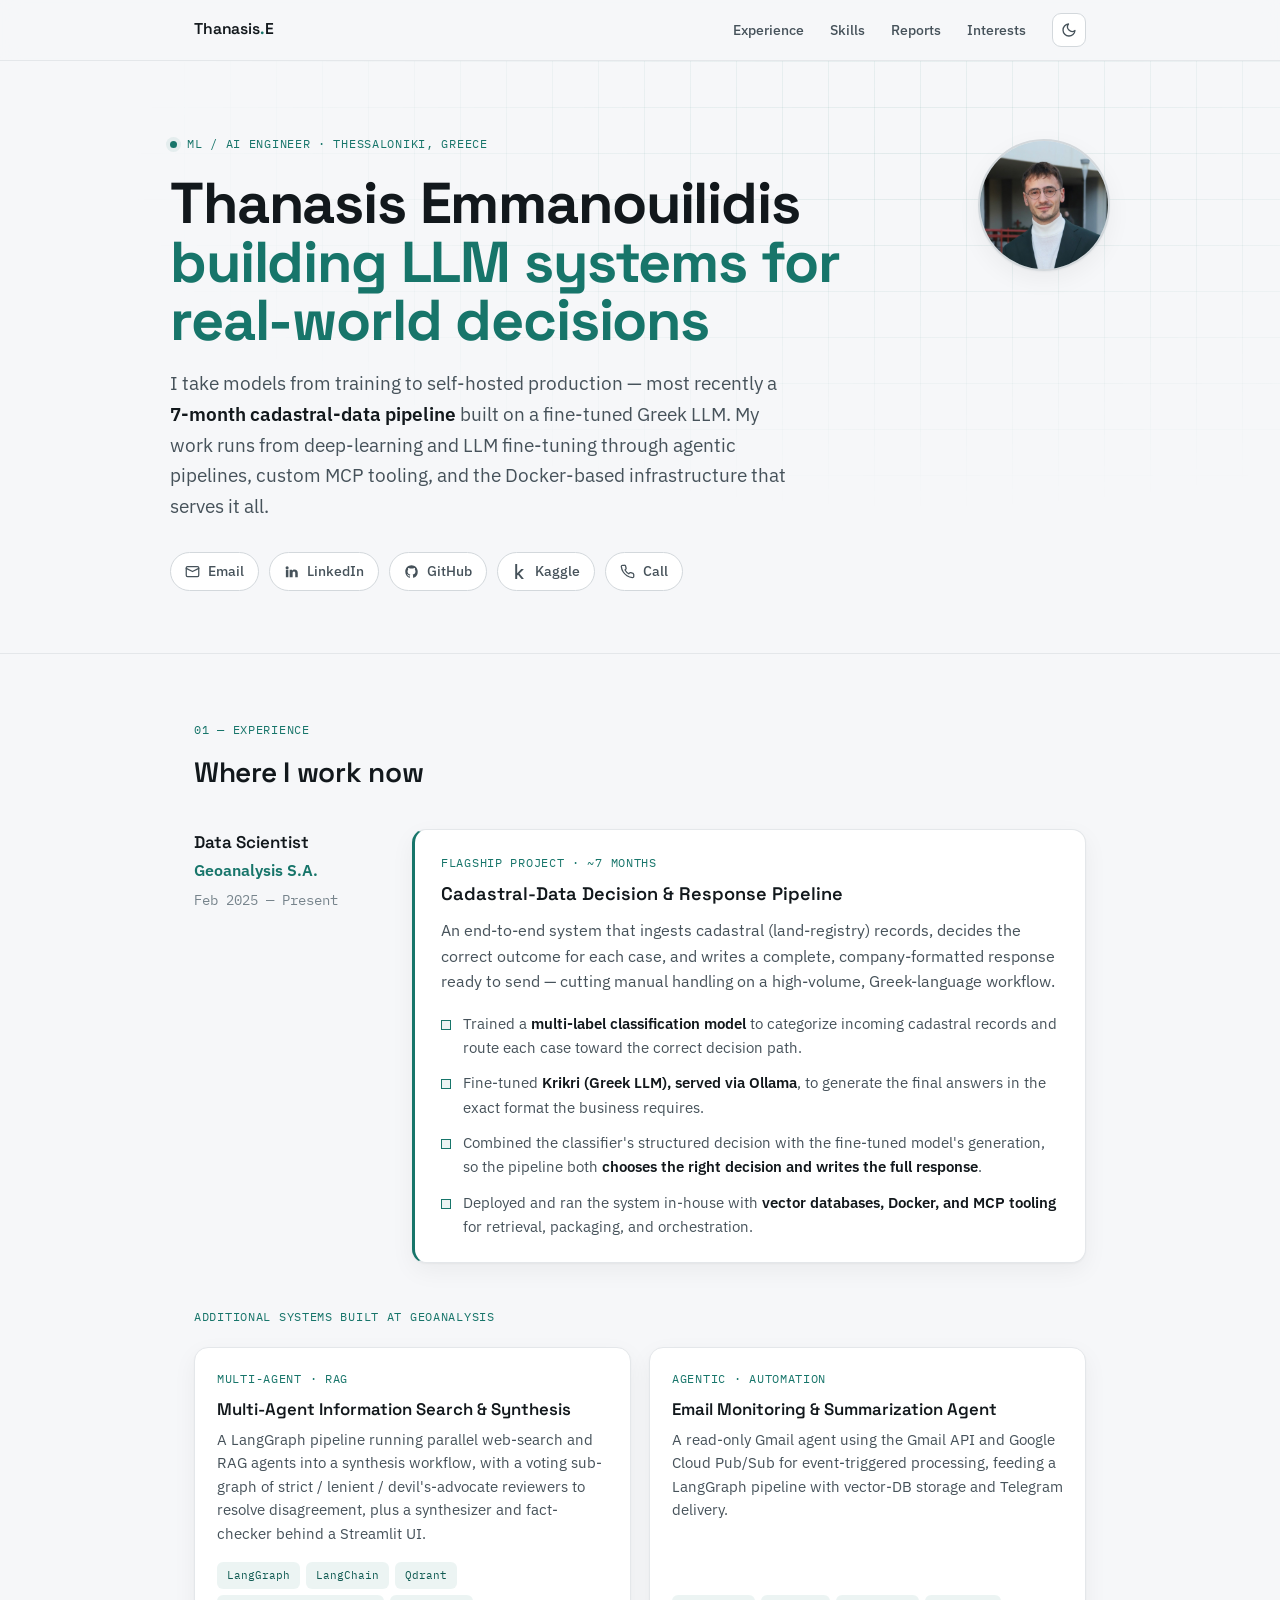
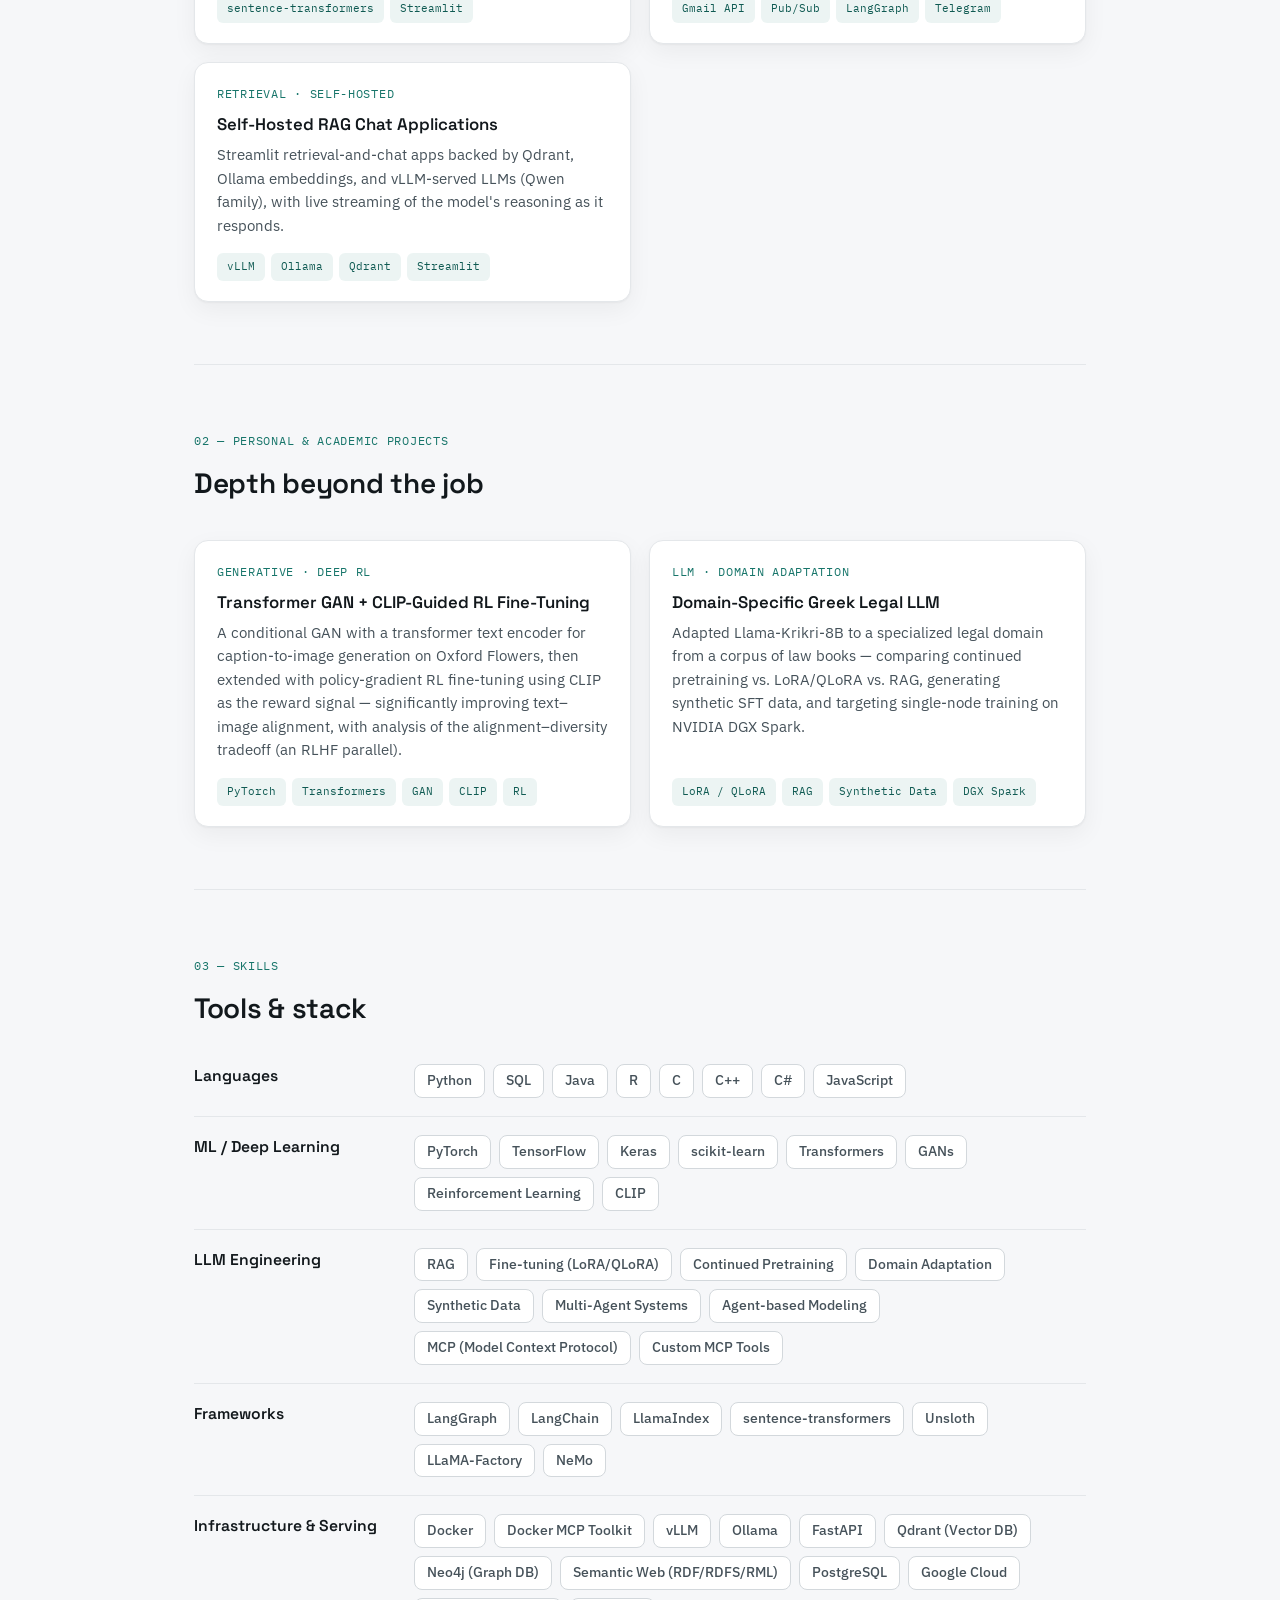
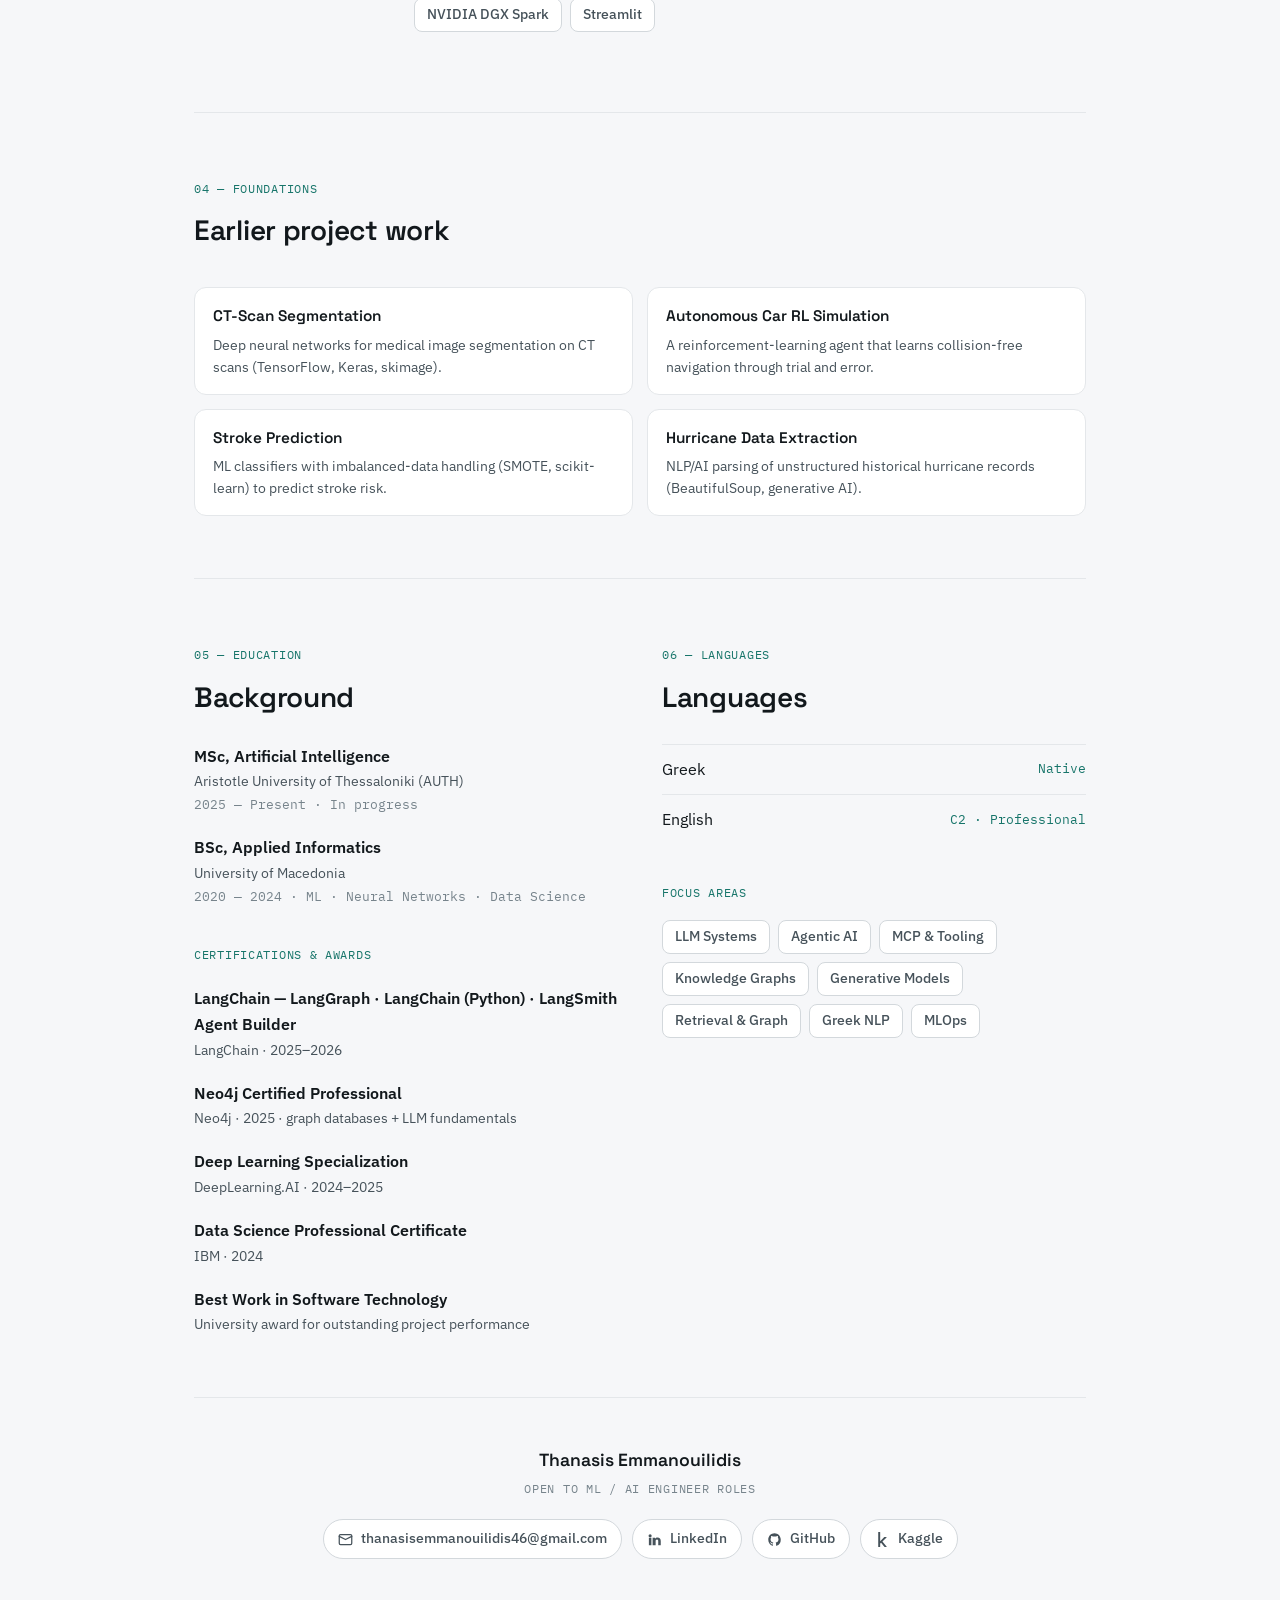
<file: index.html>
<!DOCTYPE html>
<html lang="en">
<head>
<meta charset="UTF-8" />
<meta name="viewport" content="width=device-width, initial-scale=1.0" />
<title>Thanasis Emmanouilidis — ML / AI Engineer</title>
<meta name="description" content="Thanasis Emmanouilidis — ML / AI Engineer specializing in LLM systems, multi-agent orchestration, and applied deep learning." />
<link rel="preconnect" href="https://fonts.googleapis.com" />
<link rel="preconnect" href="https://fonts.gstatic.com" crossorigin />
<link href="https://fonts.googleapis.com/css2?family=Space+Grotesk:wght@400;500;600;700&family=IBM+Plex+Sans:ital,wght@0,400;0,500;0,600;1,400&family=IBM+Plex+Mono:wght@400;500&display=swap" rel="stylesheet" />
<link rel="stylesheet" href="styles.css" />
</head>
<body>

<nav>
  <div class="wrap nav-inner">
    <div class="nav-name"><a href="index.html">Thanasis<span>.</span>E</a></div>
    <div class="nav-links">
      <a href="index.html#experience">Experience</a>
      <a href="index.html#skills">Skills</a>
      <a class="nav-page" href="projects.html">Reports</a>
      <a class="nav-page" href="hobbies.html">Interests</a>
      <button class="theme-toggle" id="themeToggle" aria-label="Toggle color theme">
        <svg class="icon-moon" viewBox="0 0 24 24" fill="none" stroke="currentColor" stroke-width="2" stroke-linecap="round" stroke-linejoin="round"><path d="M21 12.79A9 9 0 1 1 11.21 3 7 7 0 0 0 21 12.79z"/></svg>
        <svg class="icon-sun" viewBox="0 0 24 24" fill="none" stroke="currentColor" stroke-width="2" stroke-linecap="round" stroke-linejoin="round"><circle cx="12" cy="12" r="4"/><path d="M12 2v2M12 20v2M4.9 4.9l1.4 1.4M17.7 17.7l1.4 1.4M2 12h2M20 12h2M4.9 19.1l1.4-1.4M17.7 6.3l1.4-1.4"/></svg>
      </button>
    </div>
  </div>
</nav>

<header class="hero">
  <div class="wrap hero-inner">
    <div class="hero-main">
    <div class="hero-eyebrow">
      <span class="dot"></span>
      <span class="mono">ML / AI Engineer · Thessaloniki, Greece</span>
    </div>
    <h1>Thanasis Emmanouilidis<span class="role">building LLM systems for real-world decisions</span></h1>
    <p class="lede">I take models from training to self-hosted production — most recently a <strong>7-month cadastral-data pipeline</strong> built on a fine-tuned Greek LLM. My work runs from deep-learning and LLM fine-tuning through agentic pipelines, custom MCP tooling, and the Docker-based infrastructure that serves it all.</p>
    <div class="contact-row">
      <a class="chip" href="mailto:thanasisemmanouilidis46@gmail.com">
        <svg viewBox="0 0 24 24" fill="none" stroke="currentColor" stroke-width="2" stroke-linecap="round" stroke-linejoin="round"><rect x="2" y="4" width="20" height="16" rx="2"/><path d="m22 7-10 5L2 7"/></svg>
        Email
      </a>
      <a class="chip" href="https://www.linkedin.com/in/thanasis-emmanouilidis-7b6139223/" target="_blank" rel="noopener">
        <svg viewBox="0 0 24 24" fill="currentColor"><path d="M4.98 3.5a2.5 2.5 0 1 0 0 5 2.5 2.5 0 0 0 0-5zM3 9h4v12H3zM9 9h3.8v1.7h.05c.53-1 1.83-2.05 3.77-2.05C20.4 8.65 22 10.9 22 14.35V21h-4v-5.9c0-1.4-.03-3.2-1.95-3.2-1.95 0-2.25 1.52-2.25 3.1V21H9z"/></svg>
        LinkedIn
      </a>
      <a class="chip" href="https://github.com/withan46" target="_blank" rel="noopener">
        <svg viewBox="0 0 24 24" fill="currentColor"><path d="M12 2C6.48 2 2 6.58 2 12.25c0 4.53 2.87 8.37 6.84 9.73.5.1.68-.22.68-.49v-1.7c-2.78.62-3.37-1.37-3.37-1.37-.45-1.19-1.11-1.5-1.11-1.5-.91-.64.07-.62.07-.62 1 .07 1.53 1.06 1.53 1.06.9 1.57 2.35 1.12 2.92.86.09-.67.35-1.12.63-1.38-2.22-.26-4.55-1.14-4.55-5.07 0-1.12.39-2.03 1.03-2.75-.1-.26-.45-1.3.1-2.71 0 0 .84-.28 2.75 1.05a9.34 9.34 0 0 1 5 0c1.91-1.33 2.75-1.05 2.75-1.05.55 1.41.2 2.45.1 2.71.64.72 1.03 1.63 1.03 2.75 0 3.94-2.34 4.81-4.57 5.06.36.32.68.94.68 1.9v2.82c0 .27.18.6.69.49A10.26 10.26 0 0 0 22 12.25C22 6.58 17.52 2 12 2z"/></svg>
        GitHub
      </a>
      <a class="chip" href="https://www.kaggle.com/withan46" target="_blank" rel="noopener">
        <svg viewBox="0 0 24 24" fill="currentColor"><path d="M18.825 23.859c-.022.092-.117.141-.281.141h-3.139c-.187 0-.351-.082-.492-.248l-5.178-6.589-1.448 1.374v5.111c0 .235-.117.352-.351.352H5.505c-.236 0-.354-.117-.354-.352V.353c0-.233.118-.353.354-.353h2.431c.234 0 .351.12.351.353v14.343l6.203-6.272c.165-.165.33-.246.495-.246h3.239c.144 0 .236.06.285.18.046.149.034.255-.036.315l-6.555 6.344 6.836 8.507c.095.104.117.208.07.336"/></svg>
        Kaggle
      </a>
      <a class="chip" href="tel:+306995415055">
        <svg viewBox="0 0 24 24" fill="none" stroke="currentColor" stroke-width="2" stroke-linecap="round" stroke-linejoin="round"><path d="M22 16.9v3a2 2 0 0 1-2.2 2 19.8 19.8 0 0 1-8.6-3.1 19.5 19.5 0 0 1-6-6 19.8 19.8 0 0 1-3.1-8.7A2 2 0 0 1 4.1 2h3a2 2 0 0 1 2 1.7c.1.9.3 1.8.6 2.6a2 2 0 0 1-.5 2.1L8 9.6a16 16 0 0 0 6 6l1.2-1.2a2 2 0 0 1 2.1-.5c.8.3 1.7.5 2.6.6a2 2 0 0 1 1.7 2z"/></svg>
        Call
      </a>
    </div>
    </div>

    <div class="avatar">
      <span class="avatar-fallback">TE</span>
      <!-- Upload your photo to the repo as "profile.jpg" (same folder as index.html) -->
      <img src="profile.jpg" alt="Thanasis Emmanouilidis" onerror="this.style.display='none'">
    </div>
  </div>
</header>

<main class="wrap">

  <!-- EXPERIENCE -->
  <section id="experience">
    <div class="sec-head reveal">
      <span class="mono">01 — Experience</span>
      <h2>Where I work now</h2>
    </div>
    <div class="exp reveal">
      <div class="exp-meta">
        <div class="role-title">Data Scientist</div>
        <div class="company">Geoanalysis S.A.</div>
        <div class="period">Feb 2025 — Present</div>
      </div>
      <div class="flagship">
        <div class="fp-label mono">Flagship project · ~7 months</div>
        <h3>Cadastral-Data Decision & Response Pipeline</h3>
        <p class="summary">An end-to-end system that ingests cadastral (land-registry) records, decides the correct outcome for each case, and writes a complete, company-formatted response ready to send — cutting manual handling on a high-volume, Greek-language workflow.</p>
        <ul class="clean">
          <li>Trained a <strong>multi-label classification model</strong> to categorize incoming cadastral records and route each case toward the correct decision path.</li>
          <li>Fine-tuned <strong>Krikri (Greek LLM), served via Ollama</strong>, to generate the final answers in the exact format the business requires.</li>
          <li>Combined the classifier's structured decision with the fine-tuned model's generation, so the pipeline both <strong>chooses the right decision and writes the full response</strong>.</li>
          <li>Deployed and ran the system in-house with <strong>vector databases, Docker, and MCP tooling</strong> for retrieval, packaging, and orchestration.</li>
        </ul>
      </div>
    </div>

    <div class="reveal" style="margin-top:40px;">
      <span class="mono">Additional systems built at Geoanalysis</span>
      <div class="proj-grid" style="margin-top:18px;">
        <article class="card">
          <span class="mono">Multi-Agent · RAG</span>
          <h3>Multi-Agent Information Search & Synthesis</h3>
          <p>A LangGraph pipeline running parallel web-search and RAG agents into a synthesis workflow, with a voting sub-graph of strict / lenient / devil's-advocate reviewers to resolve disagreement, plus a synthesizer and fact-checker behind a Streamlit UI.</p>
          <div class="tags"><span class="tag">LangGraph</span><span class="tag">LangChain</span><span class="tag">Qdrant</span><span class="tag">sentence-transformers</span><span class="tag">Streamlit</span></div>
        </article>

        <article class="card">
          <span class="mono">Agentic · Automation</span>
          <h3>Email Monitoring & Summarization Agent</h3>
          <p>A read-only Gmail agent using the Gmail API and Google Cloud Pub/Sub for event-triggered processing, feeding a LangGraph pipeline with vector-DB storage and Telegram delivery.</p>
          <div class="tags"><span class="tag">Gmail API</span><span class="tag">Pub/Sub</span><span class="tag">LangGraph</span><span class="tag">Telegram</span></div>
        </article>

        <article class="card">
          <span class="mono">Retrieval · Self-Hosted</span>
          <h3>Self-Hosted RAG Chat Applications</h3>
          <p>Streamlit retrieval-and-chat apps backed by Qdrant, Ollama embeddings, and vLLM-served LLMs (Qwen family), with live streaming of the model's reasoning as it responds.</p>
          <div class="tags"><span class="tag">vLLM</span><span class="tag">Ollama</span><span class="tag">Qdrant</span><span class="tag">Streamlit</span></div>
        </article>
      </div>
    </div>
  </section>

  <!-- PROJECTS -->
  <section id="projects">
    <div class="sec-head reveal">
      <span class="mono">02 — Personal &amp; Academic Projects</span>
      <h2>Depth beyond the job</h2>
    </div>
    <div class="proj-grid">
      <article class="card reveal">
        <span class="mono">Generative · Deep RL</span>
        <h3>Transformer GAN + CLIP-Guided RL Fine-Tuning</h3>
        <p>A conditional GAN with a transformer text encoder for caption-to-image generation on Oxford Flowers, then extended with policy-gradient RL fine-tuning using CLIP as the reward signal — significantly improving text–image alignment, with analysis of the alignment–diversity tradeoff (an RLHF parallel).</p>
        <div class="tags"><span class="tag">PyTorch</span><span class="tag">Transformers</span><span class="tag">GAN</span><span class="tag">CLIP</span><span class="tag">RL</span></div>
      </article>

      <article class="card reveal">
        <span class="mono">LLM · Domain Adaptation</span>
        <h3>Domain-Specific Greek Legal LLM</h3>
        <p>Adapted Llama-Krikri-8B to a specialized legal domain from a corpus of law books — comparing continued pretraining vs. LoRA/QLoRA vs. RAG, generating synthetic SFT data, and targeting single-node training on NVIDIA DGX Spark.</p>
        <div class="tags"><span class="tag">LoRA / QLoRA</span><span class="tag">RAG</span><span class="tag">Synthetic Data</span><span class="tag">DGX Spark</span></div>
      </article>

    </div>
  </section>

  <!-- SKILLS -->
  <section id="skills">
    <div class="sec-head reveal">
      <span class="mono">03 — Skills</span>
      <h2>Tools &amp; stack</h2>
    </div>
    <div class="reveal">
      <div class="skill-group">
        <div class="g-name">Languages</div>
        <div class="skill-list">
          <span class="skill">Python</span><span class="skill">SQL</span><span class="skill">Java</span><span class="skill">R</span><span class="skill">C</span><span class="skill">C++</span><span class="skill">C#</span><span class="skill">JavaScript</span>
        </div>
      </div>
      <div class="skill-group">
        <div class="g-name">ML / Deep Learning</div>
        <div class="skill-list">
          <span class="skill">PyTorch</span><span class="skill">TensorFlow</span><span class="skill">Keras</span><span class="skill">scikit-learn</span><span class="skill">Transformers</span><span class="skill">GANs</span><span class="skill">Reinforcement Learning</span><span class="skill">CLIP</span>
        </div>
      </div>
      <div class="skill-group">
        <div class="g-name">LLM Engineering</div>
        <div class="skill-list">
          <span class="skill">RAG</span><span class="skill">Fine-tuning (LoRA/QLoRA)</span><span class="skill">Continued Pretraining</span><span class="skill">Domain Adaptation</span><span class="skill">Synthetic Data</span><span class="skill">Multi-Agent Systems</span><span class="skill">Agent-based Modeling</span><span class="skill">MCP (Model Context Protocol)</span><span class="skill">Custom MCP Tools</span>
        </div>
      </div>
      <div class="skill-group">
        <div class="g-name">Frameworks</div>
        <div class="skill-list">
          <span class="skill">LangGraph</span><span class="skill">LangChain</span><span class="skill">LlamaIndex</span><span class="skill">sentence-transformers</span><span class="skill">Unsloth</span><span class="skill">LLaMA-Factory</span><span class="skill">NeMo</span>
        </div>
      </div>
      <div class="skill-group">
        <div class="g-name">Infrastructure &amp; Serving</div>
        <div class="skill-list">
          <span class="skill">Docker</span><span class="skill">Docker MCP Toolkit</span><span class="skill">vLLM</span><span class="skill">Ollama</span><span class="skill">FastAPI</span><span class="skill">Qdrant (Vector DB)</span><span class="skill">Neo4j (Graph DB)</span><span class="skill">Semantic Web (RDF/RDFS/RML)</span><span class="skill">PostgreSQL</span><span class="skill">Google Cloud</span><span class="skill">NVIDIA DGX Spark</span><span class="skill">Streamlit</span>
        </div>
      </div>
    </div>
  </section>

  <!-- FOUNDATIONS -->
  <section id="foundations">
    <div class="sec-head reveal">
      <span class="mono">04 — Foundations</span>
      <h2>Earlier project work</h2>
    </div>
    <div class="mini-grid reveal">
      <div class="mini">
        <h4>CT-Scan Segmentation</h4>
        <p>Deep neural networks for medical image segmentation on CT scans (TensorFlow, Keras, skimage).</p>
      </div>
      <div class="mini">
        <h4>Autonomous Car RL Simulation</h4>
        <p>A reinforcement-learning agent that learns collision-free navigation through trial and error.</p>
      </div>
      <div class="mini">
        <h4>Stroke Prediction</h4>
        <p>ML classifiers with imbalanced-data handling (SMOTE, scikit-learn) to predict stroke risk.</p>
      </div>
      <div class="mini">
        <h4>Hurricane Data Extraction</h4>
        <p>NLP/AI parsing of unstructured historical hurricane records (BeautifulSoup, generative AI).</p>
      </div>
    </div>
  </section>

  <!-- EDUCATION + CERTS + LANGUAGES -->
  <section id="education">
    <div class="two-col">
      <div class="reveal">
        <div class="sec-head" style="margin-bottom:24px;">
          <span class="mono">05 — Education</span>
          <h2>Background</h2>
        </div>
        <div class="stack-item">
          <div class="t">MSc, Artificial Intelligence</div>
          <div class="s">Aristotle University of Thessaloniki (AUTH)</div>
          <div class="d">2025 — Present · In progress</div>
        </div>
        <div class="stack-item">
          <div class="t">BSc, Applied Informatics</div>
          <div class="s">University of Macedonia</div>
          <div class="d">2020 — 2024 · ML · Neural Networks · Data Science</div>
        </div>

        <div class="sec-head" style="margin:34px 0 20px;">
          <span class="mono">Certifications &amp; Awards</span>
        </div>
        <div class="stack-item"><div class="t">LangChain — LangGraph · LangChain (Python) · LangSmith Agent Builder</div><div class="s">LangChain · 2025–2026</div></div>
        <div class="stack-item"><div class="t">Neo4j Certified Professional</div><div class="s">Neo4j · 2025 · graph databases + LLM fundamentals</div></div>
        <div class="stack-item"><div class="t">Deep Learning Specialization</div><div class="s">DeepLearning.AI · 2024–2025</div></div>
        <div class="stack-item"><div class="t">Data Science Professional Certificate</div><div class="s">IBM · 2024</div></div>
        <div class="stack-item"><div class="t">Best Work in Software Technology</div><div class="s">University award for outstanding project performance</div></div>
      </div>

      <div class="reveal">
        <div class="sec-head" style="margin-bottom:24px;">
          <span class="mono">06 — Languages</span>
          <h2>Languages</h2>
        </div>
        <div class="lang-bar"><span>Greek</span><span class="lv">Native</span></div>
        <div class="lang-bar"><span>English</span><span class="lv">C2 · Professional</span></div>

        <div class="sec-head" style="margin:34px 0 16px;">
          <span class="mono">Focus Areas</span>
        </div>
        <div class="skill-list">
          <span class="skill">LLM Systems</span><span class="skill">Agentic AI</span><span class="skill">MCP &amp; Tooling</span><span class="skill">Knowledge Graphs</span><span class="skill">Generative Models</span><span class="skill">Retrieval &amp; Graph</span><span class="skill">Greek NLP</span><span class="skill">MLOps</span>
        </div>
      </div>
    </div>
  </section>

</main>

<footer>
  <div class="wrap">
    <div class="foot-name">Thanasis Emmanouilidis</div>
    <p class="mono" style="color:var(--ink-faint);">Open to ML / AI engineer roles</p>
    <div class="contact-row">
      <a class="chip" href="mailto:thanasisemmanouilidis46@gmail.com">
        <svg viewBox="0 0 24 24" fill="none" stroke="currentColor" stroke-width="2" stroke-linecap="round" stroke-linejoin="round"><rect x="2" y="4" width="20" height="16" rx="2"/><path d="m22 7-10 5L2 7"/></svg>
        thanasisemmanouilidis46@gmail.com
      </a>
      <a class="chip" href="https://www.linkedin.com/in/thanasis-emmanouilidis-7b6139223/" target="_blank" rel="noopener">
        <svg viewBox="0 0 24 24" fill="currentColor"><path d="M4.98 3.5a2.5 2.5 0 1 0 0 5 2.5 2.5 0 0 0 0-5zM3 9h4v12H3zM9 9h3.8v1.7h.05c.53-1 1.83-2.05 3.77-2.05C20.4 8.65 22 10.9 22 14.35V21h-4v-5.9c0-1.4-.03-3.2-1.95-3.2-1.95 0-2.25 1.52-2.25 3.1V21H9z"/></svg>
        LinkedIn
      </a>
      <a class="chip" href="https://github.com/withan46" target="_blank" rel="noopener">
        <svg viewBox="0 0 24 24" fill="currentColor"><path d="M12 2C6.48 2 2 6.58 2 12.25c0 4.53 2.87 8.37 6.84 9.73.5.1.68-.22.68-.49v-1.7c-2.78.62-3.37-1.37-3.37-1.37-.45-1.19-1.11-1.5-1.11-1.5-.91-.64.07-.62.07-.62 1 .07 1.53 1.06 1.53 1.06.9 1.57 2.35 1.12 2.92.86.09-.67.35-1.12.63-1.38-2.22-.26-4.55-1.14-4.55-5.07 0-1.12.39-2.03 1.03-2.75-.1-.26-.45-1.3.1-2.71 0 0 .84-.28 2.75 1.05a9.34 9.34 0 0 1 5 0c1.91-1.33 2.75-1.05 2.75-1.05.55 1.41.2 2.45.1 2.71.64.72 1.03 1.63 1.03 2.75 0 3.94-2.34 4.81-4.57 5.06.36.32.68.94.68 1.9v2.82c0 .27.18.6.69.49A10.26 10.26 0 0 0 22 12.25C22 6.58 17.52 2 12 2z"/></svg>
        GitHub
      </a>
      <a class="chip" href="https://www.kaggle.com/withan46" target="_blank" rel="noopener">
        <svg viewBox="0 0 24 24" fill="currentColor"><path d="M18.825 23.859c-.022.092-.117.141-.281.141h-3.139c-.187 0-.351-.082-.492-.248l-5.178-6.589-1.448 1.374v5.111c0 .235-.117.352-.351.352H5.505c-.236 0-.354-.117-.354-.352V.353c0-.233.118-.353.354-.353h2.431c.234 0 .351.12.351.353v14.343l6.203-6.272c.165-.165.33-.246.495-.246h3.239c.144 0 .236.06.285.18.046.149.034.255-.036.315l-6.555 6.344 6.836 8.507c.095.104.117.208.07.336"/></svg>
        Kaggle
      </a>
    </div>
  </div>
</footer>

<script>
  // Theme toggle (in-memory; defaults to system preference)
  (function () {
    var root = document.documentElement;
    var prefersDark = window.matchMedia && window.matchMedia("(prefers-color-scheme: dark)").matches;
    root.setAttribute("data-theme", prefersDark ? "dark" : "light");
    var btn = document.getElementById("themeToggle");
    btn.addEventListener("click", function () {
      var next = root.getAttribute("data-theme") === "dark" ? "light" : "dark";
      root.setAttribute("data-theme", next);
    });
  })();

  // Scroll reveal
  (function () {
    var els = document.querySelectorAll(".reveal");
    if (!("IntersectionObserver" in window)) {
      els.forEach(function (e) { e.classList.add("in"); });
      return;
    }
    var io = new IntersectionObserver(function (entries) {
      entries.forEach(function (en) {
        if (en.isIntersecting) { en.target.classList.add("in"); io.unobserve(en.target); }
      });
    }, { threshold: 0.12 });
    els.forEach(function (e) { io.observe(e); });
  })();
</script>

</body>
</html>
</file>
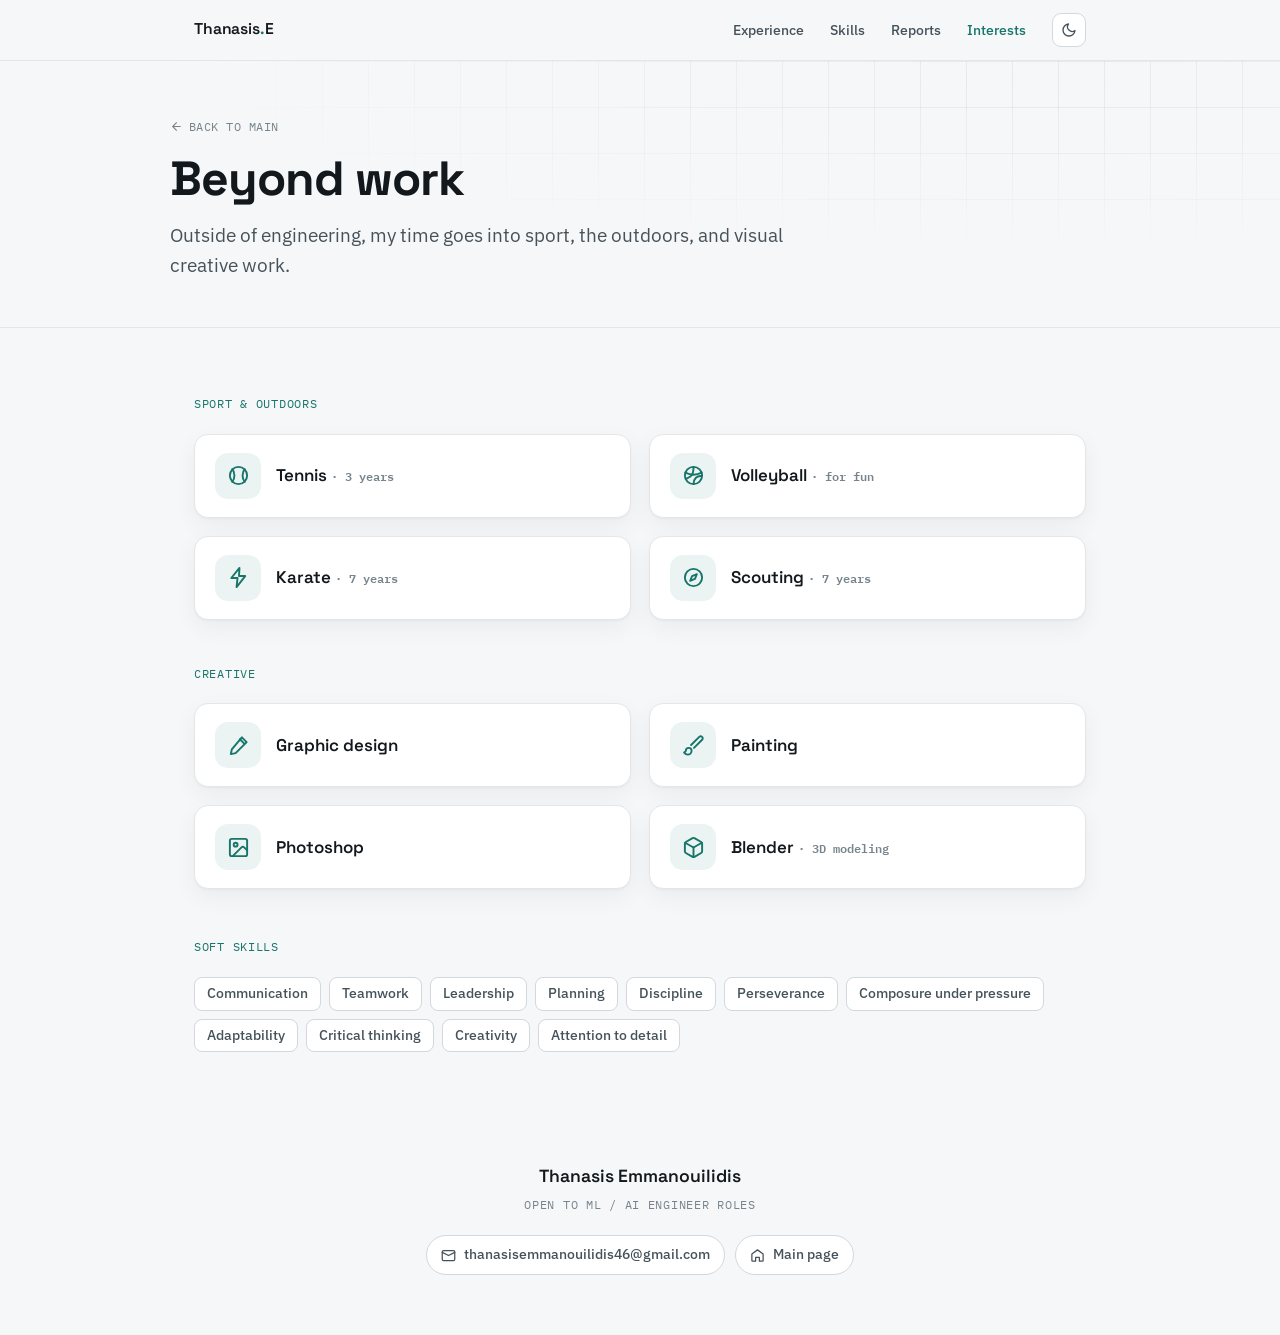
<file: hobbies.html>
<!DOCTYPE html>
<html lang="en">
<head>
<meta charset="UTF-8" />
<meta name="viewport" content="width=device-width, initial-scale=1.0" />
<title>Interests — Thanasis Emmanouilidis</title>
<meta name="description" content="Beyond work — sport, the outdoors, creative work, and soft skills." />
<link rel="preconnect" href="https://fonts.googleapis.com" />
<link rel="preconnect" href="https://fonts.gstatic.com" crossorigin />
<link href="https://fonts.googleapis.com/css2?family=Space+Grotesk:wght@400;500;600;700&family=IBM+Plex+Sans:ital,wght@0,400;0,500;0,600;1,400&family=IBM+Plex+Mono:wght@400;500&display=swap" rel="stylesheet" />
<link rel="stylesheet" href="styles.css" />
</head>
<body>

<nav>
  <div class="wrap nav-inner">
    <div class="nav-name"><a href="index.html">Thanasis<span>.</span>E</a></div>
    <div class="nav-links">
      <a href="index.html#experience">Experience</a>
      <a href="index.html#skills">Skills</a>
      <a class="nav-page" href="projects.html">Reports</a>
      <a class="nav-page active" href="hobbies.html">Interests</a>
      <button class="theme-toggle" id="themeToggle" aria-label="Toggle color theme">
        <svg class="icon-moon" viewBox="0 0 24 24" fill="none" stroke="currentColor" stroke-width="2" stroke-linecap="round" stroke-linejoin="round"><path d="M21 12.79A9 9 0 1 1 11.21 3 7 7 0 0 0 21 12.79z"/></svg>
        <svg class="icon-sun" viewBox="0 0 24 24" fill="none" stroke="currentColor" stroke-width="2" stroke-linecap="round" stroke-linejoin="round"><circle cx="12" cy="12" r="4"/><path d="M12 2v2M12 20v2M4.9 4.9l1.4 1.4M17.7 17.7l1.4 1.4M2 12h2M20 12h2M4.9 19.1l1.4-1.4M17.7 6.3l1.4-1.4"/></svg>
      </button>
    </div>
  </div>
</nav>

<header class="subhead">
  <div class="wrap subhead-inner">
    <a class="back-link" href="index.html">
      <svg viewBox="0 0 24 24" fill="none" stroke="currentColor" stroke-width="2" stroke-linecap="round" stroke-linejoin="round"><path d="M19 12H5M12 19l-7-7 7-7"/></svg>
      Back to main
    </a>
    <h1 style="font-family:'Space Grotesk',sans-serif;letter-spacing:-0.02em;font-weight:700;">Beyond work</h1>
    <p class="lede">Outside of engineering, my time goes into sport, the outdoors, and visual creative work.</p>
  </div>
</header>

<main class="wrap">
  <section style="border-bottom:none;">

    <div class="sec-head reveal" style="margin-bottom:18px;">
      <span class="mono">Sport &amp; outdoors</span>
    </div>
    <div class="interest-grid">
      <div class="interest reveal">
        <div class="icon-badge">
          <svg viewBox="0 0 24 24" fill="none" stroke="currentColor" stroke-width="2"><circle cx="12" cy="12" r="9"/><path d="M5.5 5.5c3 3 3 10 0 13M18.5 5.5c-3 3-3 10 0 13" stroke-linecap="round"/></svg>
        </div>
        <h3>Tennis <span class="yrs">· 3 years</span></h3>
      </div>

      <div class="interest reveal">
        <div class="icon-badge">
          <svg viewBox="0 0 24 24" fill="none" stroke="currentColor" stroke-width="2"><circle cx="12" cy="12" r="9"/><path d="M3.5 9c5 2.5 12 2.5 17 0M4 15.5c4-2 8-2 8-12.5M12 21c0-6 4-9 8-8.5" stroke-linecap="round"/></svg>
        </div>
        <h3>Volleyball <span class="yrs">· for fun</span></h3>
      </div>

      <div class="interest reveal">
        <div class="icon-badge">
          <svg viewBox="0 0 24 24" fill="none" stroke="currentColor" stroke-width="2" stroke-linecap="round" stroke-linejoin="round"><path d="M13 2 4.5 12.5H11l-1 9.5 9-11.5h-6.5z"/></svg>
        </div>
        <h3>Karate <span class="yrs">· 7 years</span></h3>
      </div>

      <div class="interest reveal">
        <div class="icon-badge">
          <svg viewBox="0 0 24 24" fill="none" stroke="currentColor" stroke-width="2" stroke-linecap="round" stroke-linejoin="round"><circle cx="12" cy="12" r="9"/><polygon points="15.5 8.5 10.5 10.5 8.5 15.5 13.5 13.5"/></svg>
        </div>
        <h3>Scouting <span class="yrs">· 7 years</span></h3>
      </div>
    </div>

    <div class="sec-head reveal" style="margin:40px 0 18px;">
      <span class="mono">Creative</span>
    </div>
    <div class="interest-grid">
      <div class="interest reveal">
        <div class="icon-badge">
          <svg viewBox="0 0 24 24" fill="none" stroke="currentColor" stroke-width="2" stroke-linecap="round" stroke-linejoin="round"><path d="m15.5 3.5 5 5L9 20l-5 1 1-5z"/><path d="M13.5 5.5 18 10"/></svg>
        </div>
        <h3>Graphic design</h3>
      </div>

      <div class="interest reveal">
        <div class="icon-badge">
          <svg viewBox="0 0 24 24" fill="none" stroke="currentColor" stroke-width="2" stroke-linecap="round" stroke-linejoin="round"><path d="M9.5 11.5 18 3a2.1 2.1 0 0 1 3 3l-8.5 8.5"/><path d="M7 14.5c-1.7 0-3 1.35-3 3 0 1.3-2.2 1.5-1.8 2 1 1.1 2.4 2 3.8 2 2.2 0 4-1.8 4-4a3 3 0 0 0-3-3z"/></svg>
        </div>
        <h3>Painting</h3>
      </div>

      <div class="interest reveal">
        <div class="icon-badge">
          <svg viewBox="0 0 24 24" fill="none" stroke="currentColor" stroke-width="2" stroke-linecap="round" stroke-linejoin="round"><rect x="3" y="3" width="18" height="18" rx="2"/><circle cx="9" cy="9" r="2"/><path d="m21 15-3.1-3.1a2 2 0 0 0-2.8 0L6 21"/></svg>
        </div>
        <h3>Photoshop</h3>
      </div>

      <div class="interest reveal">
        <div class="icon-badge">
          <svg viewBox="0 0 24 24" fill="none" stroke="currentColor" stroke-width="2" stroke-linecap="round" stroke-linejoin="round"><path d="M21 8v8a2 2 0 0 1-1 1.73l-7 4a2 2 0 0 1-2 0l-7-4A2 2 0 0 1 3 16V8a2 2 0 0 1 1-1.73l7-4a2 2 0 0 1 2 0l7 4A2 2 0 0 1 21 8z"/><path d="m3.3 7 8.7 5 8.7-5"/><path d="M12 22V12"/></svg>
        </div>
        <h3>Blender <span class="yrs">· 3D modeling</span></h3>
      </div>
    </div>

    <div class="reveal" style="margin-top:44px;">
      <div class="sec-head" style="margin-bottom:18px;">
        <span class="mono">Soft skills</span>
      </div>
      <div class="skill-list">
        <span class="skill">Communication</span><span class="skill">Teamwork</span><span class="skill">Leadership</span><span class="skill">Planning</span><span class="skill">Discipline</span><span class="skill">Perseverance</span><span class="skill">Composure under pressure</span><span class="skill">Adaptability</span><span class="skill">Critical thinking</span><span class="skill">Creativity</span><span class="skill">Attention to detail</span>
      </div>
    </div>

  </section>
</main>

<footer>
  <div class="wrap">
    <div class="foot-name">Thanasis Emmanouilidis</div>
    <p class="mono" style="color:var(--ink-faint);">Open to ML / AI engineer roles</p>
    <div class="contact-row">
      <a class="chip" href="mailto:thanasisemmanouilidis46@gmail.com">
        <svg viewBox="0 0 24 24" fill="none" stroke="currentColor" stroke-width="2" stroke-linecap="round" stroke-linejoin="round"><rect x="2" y="4" width="20" height="16" rx="2"/><path d="m22 7-10 5L2 7"/></svg>
        thanasisemmanouilidis46@gmail.com
      </a>
      <a class="chip" href="index.html">
        <svg viewBox="0 0 24 24" fill="none" stroke="currentColor" stroke-width="2" stroke-linecap="round" stroke-linejoin="round"><path d="M3 9.5 12 3l9 6.5V20a1 1 0 0 1-1 1h-5v-6H9v6H4a1 1 0 0 1-1-1z"/></svg>
        Main page
      </a>
    </div>
  </div>
</footer>

<script>
  (function () {
    var root = document.documentElement;
    var prefersDark = window.matchMedia && window.matchMedia("(prefers-color-scheme: dark)").matches;
    root.setAttribute("data-theme", prefersDark ? "dark" : "light");
    var btn = document.getElementById("themeToggle");
    btn.addEventListener("click", function () {
      root.setAttribute("data-theme", root.getAttribute("data-theme") === "dark" ? "light" : "dark");
    });
  })();
  (function () {
    var els = document.querySelectorAll(".reveal");
    if (!("IntersectionObserver" in window)) { els.forEach(function (e) { e.classList.add("in"); }); return; }
    var io = new IntersectionObserver(function (entries) {
      entries.forEach(function (en) { if (en.isIntersecting) { en.target.classList.add("in"); io.unobserve(en.target); } });
    }, { threshold: 0.12 });
    els.forEach(function (e) { io.observe(e); });
  })();
</script>

</body>
</html>
</file>
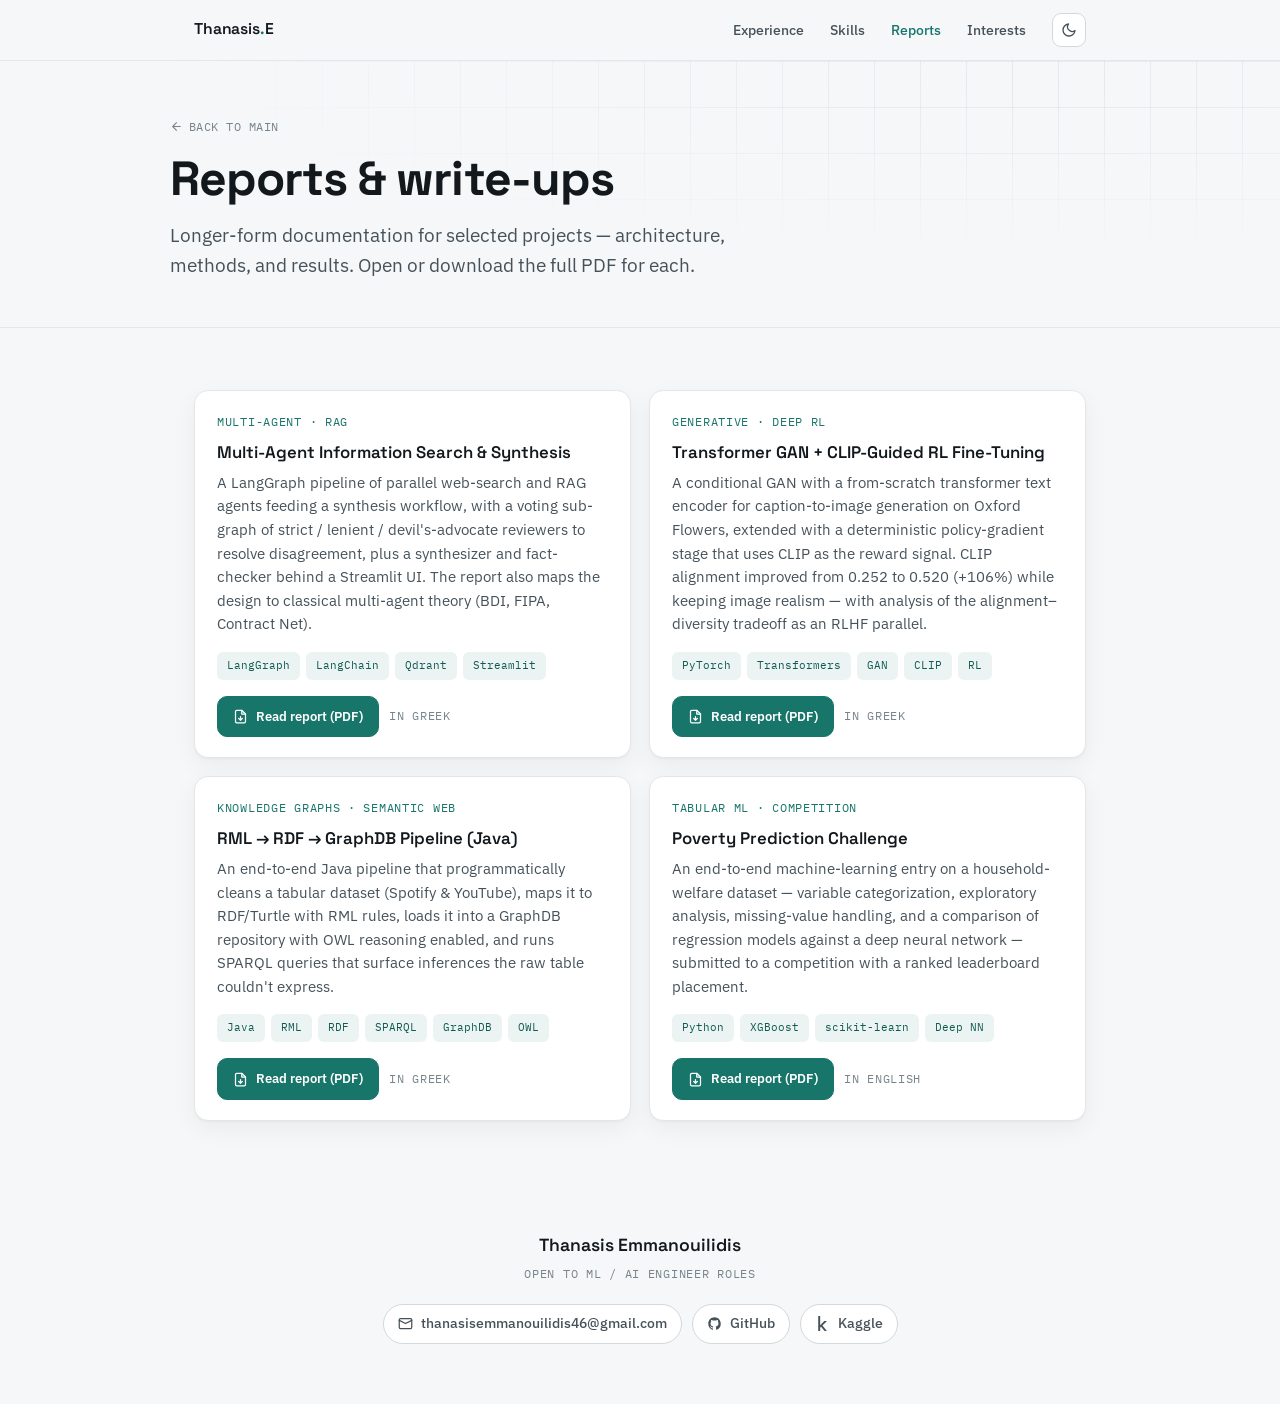
<file: projects.html>
<!DOCTYPE html>
<html lang="en">
<head>
<meta charset="UTF-8" />
<meta name="viewport" content="width=device-width, initial-scale=1.0" />
<title>Reports — Thanasis Emmanouilidis</title>
<meta name="description" content="Detailed project write-ups and downloadable reports by Thanasis Emmanouilidis." />
<link rel="preconnect" href="https://fonts.googleapis.com" />
<link rel="preconnect" href="https://fonts.gstatic.com" crossorigin />
<link href="https://fonts.googleapis.com/css2?family=Space+Grotesk:wght@400;500;600;700&family=IBM+Plex+Sans:ital,wght@0,400;0,500;0,600;1,400&family=IBM+Plex+Mono:wght@400;500&display=swap" rel="stylesheet" />
<link rel="stylesheet" href="styles.css" />
</head>
<body>

<nav>
  <div class="wrap nav-inner">
    <div class="nav-name"><a href="index.html">Thanasis<span>.</span>E</a></div>
    <div class="nav-links">
      <a href="index.html#experience">Experience</a>
      <a href="index.html#skills">Skills</a>
      <a class="nav-page active" href="projects.html">Reports</a>
      <a class="nav-page" href="hobbies.html">Interests</a>
      <button class="theme-toggle" id="themeToggle" aria-label="Toggle color theme">
        <svg class="icon-moon" viewBox="0 0 24 24" fill="none" stroke="currentColor" stroke-width="2" stroke-linecap="round" stroke-linejoin="round"><path d="M21 12.79A9 9 0 1 1 11.21 3 7 7 0 0 0 21 12.79z"/></svg>
        <svg class="icon-sun" viewBox="0 0 24 24" fill="none" stroke="currentColor" stroke-width="2" stroke-linecap="round" stroke-linejoin="round"><circle cx="12" cy="12" r="4"/><path d="M12 2v2M12 20v2M4.9 4.9l1.4 1.4M17.7 17.7l1.4 1.4M2 12h2M20 12h2M4.9 19.1l1.4-1.4M17.7 6.3l1.4-1.4"/></svg>
      </button>
    </div>
  </div>
</nav>

<header class="subhead">
  <div class="wrap subhead-inner">
    <a class="back-link" href="index.html">
      <svg viewBox="0 0 24 24" fill="none" stroke="currentColor" stroke-width="2" stroke-linecap="round" stroke-linejoin="round"><path d="M19 12H5M12 19l-7-7 7-7"/></svg>
      Back to main
    </a>
    <h1 style="font-family:'Space Grotesk',sans-serif;letter-spacing:-0.02em;font-weight:700;">Reports &amp; write-ups</h1>
    <p class="lede">Longer-form documentation for selected projects — architecture, methods, and results. Open or download the full PDF for each.</p>
  </div>
</header>

<main class="wrap">
  <section style="border-bottom:none;">
    <!--
      The PDFs live in a "reports" folder in the repo (reports/multi-agent.pdf, etc.).
      Upload the reports/ folder alongside this file. To add another: drop the PDF in
      reports/ and copy a card below, pointing its button href at the new file.
      "In Greek" notes just flag the report language for non-Greek readers.
    -->
    <div class="proj-grid">

      <article class="card reveal">
        <span class="mono">Multi-Agent · RAG</span>
        <h3>Multi-Agent Information Search &amp; Synthesis</h3>
        <p>A LangGraph pipeline of parallel web-search and RAG agents feeding a synthesis workflow, with a voting sub-graph of strict / lenient / devil's-advocate reviewers to resolve disagreement, plus a synthesizer and fact-checker behind a Streamlit UI. The report also maps the design to classical multi-agent theory (BDI, FIPA, Contract Net).</p>
        <div class="tags"><span class="tag">LangGraph</span><span class="tag">LangChain</span><span class="tag">Qdrant</span><span class="tag">Streamlit</span></div>
        <div class="card-foot" style="margin-top:16px;">
          <a class="btn" href="reports/multi-agent.pdf" target="_blank" rel="noopener">
            <svg viewBox="0 0 24 24" fill="none" stroke="currentColor" stroke-width="2" stroke-linecap="round" stroke-linejoin="round"><path d="M14 2H6a2 2 0 0 0-2 2v16a2 2 0 0 0 2 2h12a2 2 0 0 0 2-2V8z"/><path d="M14 2v6h6M12 18v-6M9 15l3 3 3-3"/></svg>
            Read report (PDF)
          </a>
          <span class="mono" style="align-self:center;color:var(--ink-faint);">In Greek</span>
        </div>
      </article>

      <article class="card reveal">
        <span class="mono">Generative · Deep RL</span>
        <h3>Transformer GAN + CLIP-Guided RL Fine-Tuning</h3>
        <p>A conditional GAN with a from-scratch transformer text encoder for caption-to-image generation on Oxford Flowers, extended with a deterministic policy-gradient stage that uses CLIP as the reward signal. CLIP alignment improved from 0.252 to 0.520 (+106%) while keeping image realism — with analysis of the alignment–diversity tradeoff as an RLHF parallel.</p>
        <div class="tags"><span class="tag">PyTorch</span><span class="tag">Transformers</span><span class="tag">GAN</span><span class="tag">CLIP</span><span class="tag">RL</span></div>
        <div class="card-foot" style="margin-top:16px;">
          <a class="btn" href="reports/transformer-gan.pdf" target="_blank" rel="noopener">
            <svg viewBox="0 0 24 24" fill="none" stroke="currentColor" stroke-width="2" stroke-linecap="round" stroke-linejoin="round"><path d="M14 2H6a2 2 0 0 0-2 2v16a2 2 0 0 0 2 2h12a2 2 0 0 0 2-2V8z"/><path d="M14 2v6h6M12 18v-6M9 15l3 3 3-3"/></svg>
            Read report (PDF)
          </a>
          <span class="mono" style="align-self:center;color:var(--ink-faint);">In Greek</span>
        </div>
      </article>

      <article class="card reveal">
        <span class="mono">Knowledge Graphs · Semantic Web</span>
        <h3>RML → RDF → GraphDB Pipeline (Java)</h3>
        <p>An end-to-end Java pipeline that programmatically cleans a tabular dataset (Spotify &amp; YouTube), maps it to RDF/Turtle with RML rules, loads it into a GraphDB repository with OWL reasoning enabled, and runs SPARQL queries that surface inferences the raw table couldn't express.</p>
        <div class="tags"><span class="tag">Java</span><span class="tag">RML</span><span class="tag">RDF</span><span class="tag">SPARQL</span><span class="tag">GraphDB</span><span class="tag">OWL</span></div>
        <div class="card-foot" style="margin-top:16px;">
          <a class="btn" href="reports/rdf-pipeline.pdf" target="_blank" rel="noopener">
            <svg viewBox="0 0 24 24" fill="none" stroke="currentColor" stroke-width="2" stroke-linecap="round" stroke-linejoin="round"><path d="M14 2H6a2 2 0 0 0-2 2v16a2 2 0 0 0 2 2h12a2 2 0 0 0 2-2V8z"/><path d="M14 2v6h6M12 18v-6M9 15l3 3 3-3"/></svg>
            Read report (PDF)
          </a>
          <span class="mono" style="align-self:center;color:var(--ink-faint);">In Greek</span>
        </div>
      </article>

      <article class="card reveal">
        <span class="mono">Tabular ML · Competition</span>
        <h3>Poverty Prediction Challenge</h3>
        <p>An end-to-end machine-learning entry on a household-welfare dataset — variable categorization, exploratory analysis, missing-value handling, and a comparison of regression models against a deep neural network — submitted to a competition with a ranked leaderboard placement.</p>
        <div class="tags"><span class="tag">Python</span><span class="tag">XGBoost</span><span class="tag">scikit-learn</span><span class="tag">Deep NN</span></div>
        <div class="card-foot" style="margin-top:16px;">
          <a class="btn" href="reports/poverty-prediction.pdf" target="_blank" rel="noopener">
            <svg viewBox="0 0 24 24" fill="none" stroke="currentColor" stroke-width="2" stroke-linecap="round" stroke-linejoin="round"><path d="M14 2H6a2 2 0 0 0-2 2v16a2 2 0 0 0 2 2h12a2 2 0 0 0 2-2V8z"/><path d="M14 2v6h6M12 18v-6M9 15l3 3 3-3"/></svg>
            Read report (PDF)
          </a>
          <span class="mono" style="align-self:center;color:var(--ink-faint);">In English</span>
        </div>
      </article>

    </div>
  </section>
</main>

<footer>
  <div class="wrap">
    <div class="foot-name">Thanasis Emmanouilidis</div>
    <p class="mono" style="color:var(--ink-faint);">Open to ML / AI engineer roles</p>
    <div class="contact-row">
      <a class="chip" href="mailto:thanasisemmanouilidis46@gmail.com">
        <svg viewBox="0 0 24 24" fill="none" stroke="currentColor" stroke-width="2" stroke-linecap="round" stroke-linejoin="round"><rect x="2" y="4" width="20" height="16" rx="2"/><path d="m22 7-10 5L2 7"/></svg>
        thanasisemmanouilidis46@gmail.com
      </a>
      <a class="chip" href="https://github.com/withan46" target="_blank" rel="noopener">
        <svg viewBox="0 0 24 24" fill="currentColor"><path d="M12 2C6.48 2 2 6.58 2 12.25c0 4.53 2.87 8.37 6.84 9.73.5.1.68-.22.68-.49v-1.7c-2.78.62-3.37-1.37-3.37-1.37-.45-1.19-1.11-1.5-1.11-1.5-.91-.64.07-.62.07-.62 1 .07 1.53 1.06 1.53 1.06.9 1.57 2.35 1.12 2.92.86.09-.67.35-1.12.63-1.38-2.22-.26-4.55-1.14-4.55-5.07 0-1.12.39-2.03 1.03-2.75-.1-.26-.45-1.3.1-2.71 0 0 .84-.28 2.75 1.05a9.34 9.34 0 0 1 5 0c1.91-1.33 2.75-1.05 2.75-1.05.55 1.41.2 2.45.1 2.71.64.72 1.03 1.63 1.03 2.75 0 3.94-2.34 4.81-4.57 5.06.36.32.68.94.68 1.9v2.82c0 .27.18.6.69.49A10.26 10.26 0 0 0 22 12.25C22 6.58 17.52 2 12 2z"/></svg>
        GitHub
      </a>
      <a class="chip" href="https://www.kaggle.com/withan46" target="_blank" rel="noopener">
        <svg viewBox="0 0 24 24" fill="currentColor"><path d="M18.825 23.859c-.022.092-.117.141-.281.141h-3.139c-.187 0-.351-.082-.492-.248l-5.178-6.589-1.448 1.374v5.111c0 .235-.117.352-.351.352H5.505c-.236 0-.354-.117-.354-.352V.353c0-.233.118-.353.354-.353h2.431c.234 0 .351.12.351.353v14.343l6.203-6.272c.165-.165.33-.246.495-.246h3.239c.144 0 .236.06.285.18.046.149.034.255-.036.315l-6.555 6.344 6.836 8.507c.095.104.117.208.07.336"/></svg>
        Kaggle
      </a>
    </div>
  </div>
</footer>

<script>
  (function () {
    var root = document.documentElement;
    var prefersDark = window.matchMedia && window.matchMedia("(prefers-color-scheme: dark)").matches;
    root.setAttribute("data-theme", prefersDark ? "dark" : "light");
    var btn = document.getElementById("themeToggle");
    btn.addEventListener("click", function () {
      root.setAttribute("data-theme", root.getAttribute("data-theme") === "dark" ? "light" : "dark");
    });
  })();
  (function () {
    var els = document.querySelectorAll(".reveal");
    if (!("IntersectionObserver" in window)) { els.forEach(function (e) { e.classList.add("in"); }); return; }
    var io = new IntersectionObserver(function (entries) {
      entries.forEach(function (en) { if (en.isIntersecting) { en.target.classList.add("in"); io.unobserve(en.target); } });
    }, { threshold: 0.12 });
    els.forEach(function (e) { io.observe(e); });
  })();
</script>

</body>
</html>
</file>
<file: styles.css>
:root {
    --bg: #f6f7f9;
    --bg-panel: #ffffff;
    --grid-line: rgba(23, 117, 106, 0.09);
    --ink: #12181c;
    --ink-soft: #46525a;
    --ink-faint: #77848c;
    --accent: #17756a;
    --accent-strong: #0f5a52;
    --accent-wash: rgba(23, 117, 106, 0.08);
    --line: #e4e7ea;
    --line-strong: #d3d8dc;
    --shadow: 0 1px 2px rgba(18, 24, 28, 0.04), 0 8px 24px rgba(18, 24, 28, 0.05);
    --radius: 14px;
  }
  html[data-theme="dark"] {
    --bg: #0c1013;
    --bg-panel: #131a1f;
    --grid-line: rgba(66, 196, 179, 0.08);
    --ink: #eef2f3;
    --ink-soft: #aeb9bf;
    --ink-faint: #75838a;
    --accent: #3fc2b1;
    --accent-strong: #62d4c4;
    --accent-wash: rgba(63, 194, 177, 0.10);
    --line: #222c33;
    --line-strong: #2c3840;
    --shadow: 0 1px 2px rgba(0,0,0,0.3), 0 12px 30px rgba(0,0,0,0.35);
  }

  * { box-sizing: border-box; }
  html { scroll-behavior: smooth; }
  @media (prefers-reduced-motion: reduce) {
    html { scroll-behavior: auto; }
    * { animation: none !important; transition: none !important; }
  }

  body {
    margin: 0;
    background: var(--bg);
    color: var(--ink);
    font-family: "IBM Plex Sans", system-ui, sans-serif;
    font-size: 16px;
    line-height: 1.6;
    -webkit-font-smoothing: antialiased;
    transition: background 0.35s ease, color 0.35s ease;
  }

  .wrap { max-width: 940px; margin: 0 auto; padding: 0 24px; }

  a { color: var(--accent); text-decoration: none; }
  a:hover { color: var(--accent-strong); }

  .mono {
    font-family: "IBM Plex Mono", ui-monospace, monospace;
    font-size: 0.74rem;
    letter-spacing: 0.06em;
    text-transform: uppercase;
    color: var(--accent);
  }

  /* ---------- Nav ---------- */
  nav {
    position: sticky; top: 0; z-index: 50;
    backdrop-filter: blur(10px);
    background: color-mix(in srgb, var(--bg) 82%, transparent);
    border-bottom: 1px solid var(--line);
  }
  .nav-inner { display: flex; align-items: center; justify-content: space-between; height: 60px; }
  .nav-name { font-family: "Space Grotesk", sans-serif; font-weight: 600; font-size: 0.98rem; letter-spacing: -0.01em; }
  .nav-name span { color: var(--accent); }
  .nav-links { display: flex; align-items: center; gap: 26px; }
  .nav-links a {
    color: var(--ink-soft); font-size: 0.86rem; font-weight: 500;
    position: relative; transition: color 0.2s;
  }
  .nav-links a:hover { color: var(--ink); }
  @media (max-width: 720px) { .nav-links a:not(.nav-page) { display: none; } }

  .theme-toggle {
    display: inline-flex; align-items: center; justify-content: center;
    width: 34px; height: 34px; border-radius: 9px;
    border: 1px solid var(--line-strong); background: var(--bg-panel);
    cursor: pointer; color: var(--ink-soft); padding: 0;
    transition: border-color 0.2s, color 0.2s;
  }
  .theme-toggle:hover { color: var(--accent); border-color: var(--accent); }
  .theme-toggle svg { width: 16px; height: 16px; }
  html[data-theme="dark"] .icon-moon { display: none; }
  html:not([data-theme="dark"]) .icon-sun { display: none; }

  /* ---------- Hero ---------- */
  header.hero {
    position: relative; overflow: hidden;
    border-bottom: 1px solid var(--line);
  }
  header.hero::before {
    content: ""; position: absolute; inset: 0;
    background-image:
      linear-gradient(var(--grid-line) 1px, transparent 1px),
      linear-gradient(90deg, var(--grid-line) 1px, transparent 1px);
    background-size: 46px 46px;
    -webkit-mask-image: radial-gradient(ellipse 80% 75% at 72% 18%, #000 0%, transparent 78%);
    mask-image: radial-gradient(ellipse 80% 75% at 72% 18%, #000 0%, transparent 78%);
    pointer-events: none;
  }
  /* highlighted "parcel" */
  header.hero::after {
    content: ""; position: absolute;
    top: 40px; right: 8%; width: 92px; height: 92px;
    border: 1.5px solid var(--accent);
    background: var(--accent-wash);
    opacity: 0.5;
    transform: rotate(0deg);
    pointer-events: none;
    display: none;
  }
  @media (min-width: 720px) { header.hero::after { display: none; } }

  .hero-inner { position: relative; padding: 74px 0 62px; display: flex; gap: 44px; align-items: flex-start; justify-content: space-between; }
  .hero-main { flex: 1; min-width: 0; }
  .avatar {
    flex: none; position: relative; width: 132px; height: 132px;
    border-radius: 50%; overflow: hidden; margin-top: 4px;
    border: 2px solid var(--line-strong); box-shadow: var(--shadow);
    background: var(--accent-wash);
  }
  .avatar img { position: absolute; inset: 0; width: 100%; height: 100%; object-fit: cover; display: block; }
  .avatar-fallback {
    position: absolute; inset: 0; display: flex; align-items: center; justify-content: center;
    font-family: "Space Grotesk", sans-serif; font-weight: 600; font-size: 2.6rem;
    color: var(--accent); letter-spacing: 0.03em;
  }
  @media (max-width: 640px) {
    .hero-inner { flex-direction: column-reverse; align-items: flex-start; gap: 26px; }
    .avatar { width: 104px; height: 104px; }
    .avatar-fallback { font-size: 2rem; }
  }
  .hero-eyebrow { display: flex; align-items: center; gap: 10px; margin-bottom: 20px; }
  .hero-eyebrow .dot { width: 7px; height: 7px; border-radius: 50%; background: var(--accent); box-shadow: 0 0 0 4px var(--accent-wash); }
  h1 {
    font-family: "Space Grotesk", sans-serif;
    font-size: clamp(2.3rem, 6vw, 3.6rem);
    line-height: 1.02; letter-spacing: -0.02em; font-weight: 700;
    margin: 0 0 18px;
  }
  h1 .role { display: block; color: var(--accent); }
  .lede {
    font-size: clamp(1.02rem, 2.4vw, 1.2rem);
    color: var(--ink-soft); max-width: 620px; margin: 0 0 30px;
  }
  .lede strong { color: var(--ink); font-weight: 600; }

  .contact-row { display: flex; flex-wrap: wrap; gap: 10px; }
  .chip {
    display: inline-flex; align-items: center; gap: 8px;
    padding: 8px 14px; border-radius: 999px;
    border: 1px solid var(--line-strong); background: var(--bg-panel);
    font-size: 0.85rem; color: var(--ink-soft); font-weight: 500;
    transition: border-color 0.2s, color 0.2s, transform 0.2s;
  }
  .chip:hover { color: var(--accent); border-color: var(--accent); transform: translateY(-1px); }
  .chip svg { width: 15px; height: 15px; flex: none; }

  /* ---------- Sections ---------- */
  section { padding: 62px 0; border-bottom: 1px solid var(--line); }
  .sec-head { margin-bottom: 34px; }
  .sec-head h2 {
    font-family: "Space Grotesk", sans-serif;
    font-size: clamp(1.4rem, 3vw, 1.75rem);
    letter-spacing: -0.01em; font-weight: 600; margin: 8px 0 0;
  }

  /* ---------- Experience ---------- */
  .exp { display: grid; grid-template-columns: 190px 1fr; gap: 28px; }
  @media (max-width: 720px) { .exp { grid-template-columns: 1fr; gap: 14px; } }
  .exp-meta .role-title { font-family: "Space Grotesk", sans-serif; font-weight: 600; font-size: 1.06rem; }
  .exp-meta .company { color: var(--accent); font-weight: 600; margin-top: 2px; }
  .exp-meta .period { color: var(--ink-faint); font-size: 0.85rem; margin-top: 6px; font-family: "IBM Plex Mono", monospace; }

  .flagship {
    background: var(--bg-panel); border: 1px solid var(--line);
    border-left: 3px solid var(--accent);
    border-radius: var(--radius); padding: 24px 26px; box-shadow: var(--shadow);
  }
  .flagship .fp-label { margin-bottom: 6px; }
  .flagship h3 { font-family: "Space Grotesk", sans-serif; font-size: 1.14rem; font-weight: 600; margin: 0 0 10px; }
  .flagship p.summary { color: var(--ink-soft); margin: 0 0 16px; }
  ul.clean { list-style: none; margin: 0; padding: 0; display: grid; gap: 11px; }
  ul.clean li { position: relative; padding-left: 22px; color: var(--ink-soft); font-size: 0.95rem; }
  ul.clean li::before {
    content: ""; position: absolute; left: 0; top: 9px;
    width: 8px; height: 8px; border: 1.5px solid var(--accent);
    background: var(--accent-wash);
  }
  ul.clean li strong { color: var(--ink); font-weight: 600; }

  /* ---------- Projects ---------- */
  .proj-grid { display: grid; grid-template-columns: repeat(2, 1fr); gap: 18px; }
  @media (max-width: 720px) { .proj-grid { grid-template-columns: 1fr; } }
  .card {
    background: var(--bg-panel); border: 1px solid var(--line);
    border-radius: var(--radius); padding: 22px 22px 20px;
    display: flex; flex-direction: column; box-shadow: var(--shadow);
    transition: transform 0.22s ease, border-color 0.22s ease;
  }
  .card:hover { transform: translateY(-3px); border-color: var(--accent); }
  .card h3 { font-family: "Space Grotesk", sans-serif; font-size: 1.05rem; font-weight: 600; margin: 10px 0 8px; line-height: 1.25; }
  .card p { color: var(--ink-soft); font-size: 0.92rem; margin: 0 0 16px; flex: 1; }
  .tags { display: flex; flex-wrap: wrap; gap: 6px; }
  .tag {
    font-family: "IBM Plex Mono", monospace; font-size: 0.7rem;
    padding: 4px 9px; border-radius: 6px;
    background: var(--accent-wash); color: var(--accent-strong);
    border: 1px solid transparent;
  }
  html[data-theme="dark"] .tag { color: var(--accent); }

  /* ---------- Skills ---------- */
  .skill-group { display: grid; grid-template-columns: 200px 1fr; gap: 20px; padding: 18px 0; border-top: 1px solid var(--line); }
  .skill-group:first-child { border-top: none; padding-top: 0; }
  @media (max-width: 620px) { .skill-group { grid-template-columns: 1fr; gap: 10px; } }
  .skill-group .g-name { font-family: "Space Grotesk", sans-serif; font-weight: 600; font-size: 0.98rem; }
  .skill-list { display: flex; flex-wrap: wrap; gap: 8px; }
  .skill {
    font-size: 0.85rem; padding: 5px 12px; border-radius: 8px;
    border: 1px solid var(--line-strong); color: var(--ink-soft);
    background: var(--bg-panel); font-weight: 500;
    transition: border-color 0.2s, color 0.2s;
  }
  .skill:hover { color: var(--accent); border-color: var(--accent); }

  /* ---------- Foundational (compact) ---------- */
  .mini-grid { display: grid; grid-template-columns: repeat(2, 1fr); gap: 14px; }
  @media (max-width: 620px) { .mini-grid { grid-template-columns: 1fr; } }
  .mini {
    padding: 16px 18px; border: 1px solid var(--line); border-radius: 12px;
    background: var(--bg-panel);
  }
  .mini h4 { font-family: "Space Grotesk", sans-serif; font-size: 0.96rem; font-weight: 600; margin: 0 0 5px; }
  .mini p { color: var(--ink-soft); font-size: 0.86rem; margin: 0; }

  /* ---------- Two-col bottom ---------- */
  .two-col { display: grid; grid-template-columns: 1fr 1fr; gap: 44px; }
  @media (max-width: 720px) { .two-col { grid-template-columns: 1fr; gap: 40px; } }
  .stack-item { margin-bottom: 20px; }
  .stack-item:last-child { margin-bottom: 0; }
  .stack-item .t { font-weight: 600; color: var(--ink); }
  .stack-item .s { color: var(--ink-soft); font-size: 0.9rem; }
  .stack-item .d { color: var(--ink-faint); font-size: 0.82rem; font-family: "IBM Plex Mono", monospace; margin-top: 2px; }

  .lang-bar { display: flex; align-items: center; justify-content: space-between; padding: 12px 0; border-top: 1px solid var(--line); }
  .lang-bar:first-child { border-top: none; }
  .lang-bar .lv { font-family: "IBM Plex Mono", monospace; font-size: 0.8rem; color: var(--accent); }

  /* ---------- Footer ---------- */
  footer { padding: 48px 0 60px; text-align: center; }
  footer .foot-name { font-family: "Space Grotesk", sans-serif; font-weight: 600; font-size: 1.1rem; margin-bottom: 6px; }
  footer p { color: var(--ink-faint); font-size: 0.85rem; margin: 0 0 20px; }
  footer .contact-row { justify-content: center; }

  /* reveal */
  .reveal { opacity: 0; transform: translateY(16px); transition: opacity 0.6s ease, transform 0.6s ease; }
  .reveal.in { opacity: 1; transform: none; }

  :focus-visible { outline: 2px solid var(--accent); outline-offset: 3px; border-radius: 4px; }


  /* ========== Multi-page additions ========== */
  .nav-name a { color: var(--ink); }
  .nav-name a:hover { color: var(--accent); }
  .nav-links a.active { color: var(--accent); }
  @media (max-width: 720px) { .nav-links { gap: 18px; } }

  /* Subpage header */
  .subhead { position: relative; border-bottom: 1px solid var(--line); overflow: hidden; }
  .subhead::before {
    content: ""; position: absolute; inset: 0;
    background-image:
      linear-gradient(var(--grid-line) 1px, transparent 1px),
      linear-gradient(90deg, var(--grid-line) 1px, transparent 1px);
    background-size: 46px 46px;
    -webkit-mask-image: radial-gradient(ellipse 90% 85% at 82% 8%, #000 0%, transparent 78%);
    mask-image: radial-gradient(ellipse 90% 85% at 82% 8%, #000 0%, transparent 78%);
    pointer-events: none;
  }
  .subhead-inner { position: relative; padding: 54px 0 46px; }
  .subhead h1 { font-size: clamp(2rem, 5vw, 3rem); margin: 14px 0 16px; }
  .subhead .lede { margin-bottom: 0; }
  .back-link { display: inline-flex; align-items: center; gap: 6px; font-family: "IBM Plex Mono", monospace; font-size: 0.76rem; letter-spacing: 0.04em; text-transform: uppercase; color: var(--ink-faint); }
  .back-link:hover { color: var(--accent); }
  .back-link svg { width: 13px; height: 13px; }

  /* Buttons + report cards */
  .card-foot { margin-top: 4px; display: flex; gap: 10px; flex-wrap: wrap; }
  .btn {
    display: inline-flex; align-items: center; gap: 8px;
    padding: 9px 15px; border-radius: 10px; font-size: 0.84rem; font-weight: 600;
    background: var(--accent); color: #ffffff; border: 1px solid var(--accent);
    transition: background 0.2s, transform 0.2s;
  }
  html[data-theme="dark"] .btn { color: #08110f; }
  .btn:hover { background: var(--accent-strong); transform: translateY(-1px); color: #ffffff; }
  html[data-theme="dark"] .btn:hover { color: #08110f; }
  .btn.ghost { background: transparent; color: var(--accent); }
  .btn.ghost:hover { background: var(--accent-wash); }
  .btn svg { width: 15px; height: 15px; flex: none; }

  /* Interests */
  .interest-grid { display: grid; grid-template-columns: repeat(2, 1fr); gap: 18px; }
  @media (max-width: 620px) { .interest-grid { grid-template-columns: 1fr; } }
  .interest {
    display: flex; align-items: center; gap: 15px;
    background: var(--bg-panel); border: 1px solid var(--line); border-radius: var(--radius);
    padding: 18px 20px; box-shadow: var(--shadow); transition: transform 0.22s ease, border-color 0.22s ease;
  }
  .interest:hover { transform: translateY(-3px); border-color: var(--accent); }
  .icon-badge {
    width: 46px; height: 46px; border-radius: 13px; display: flex; align-items: center; justify-content: center;
    background: var(--accent-wash); color: var(--accent); flex: none;
  }
  .icon-badge svg { width: 23px; height: 23px; }
  .interest h3 { font-family: "Space Grotesk", sans-serif; font-size: 1.06rem; font-weight: 600; margin: 0; }
  .interest .yrs { color: var(--ink-faint); font-family: "IBM Plex Mono", monospace; font-size: 0.78rem; }

  .prose { color: var(--ink-soft); max-width: 680px; }
  .prose p { margin: 0 0 16px; }
  .prose p:last-child { margin-bottom: 0; }

  /* Soft-skill tags on interest cards */
  .soft-tags { display: flex; flex-wrap: wrap; gap: 6px; margin-top: 14px; }
  .soft-tag {
    font-family: "IBM Plex Mono", monospace; font-size: 0.68rem;
    letter-spacing: 0.03em; padding: 4px 9px; border-radius: 6px;
    background: var(--accent-wash); color: var(--accent-strong);
  }
  html[data-theme="dark"] .soft-tag { color: var(--accent); }
</file>
